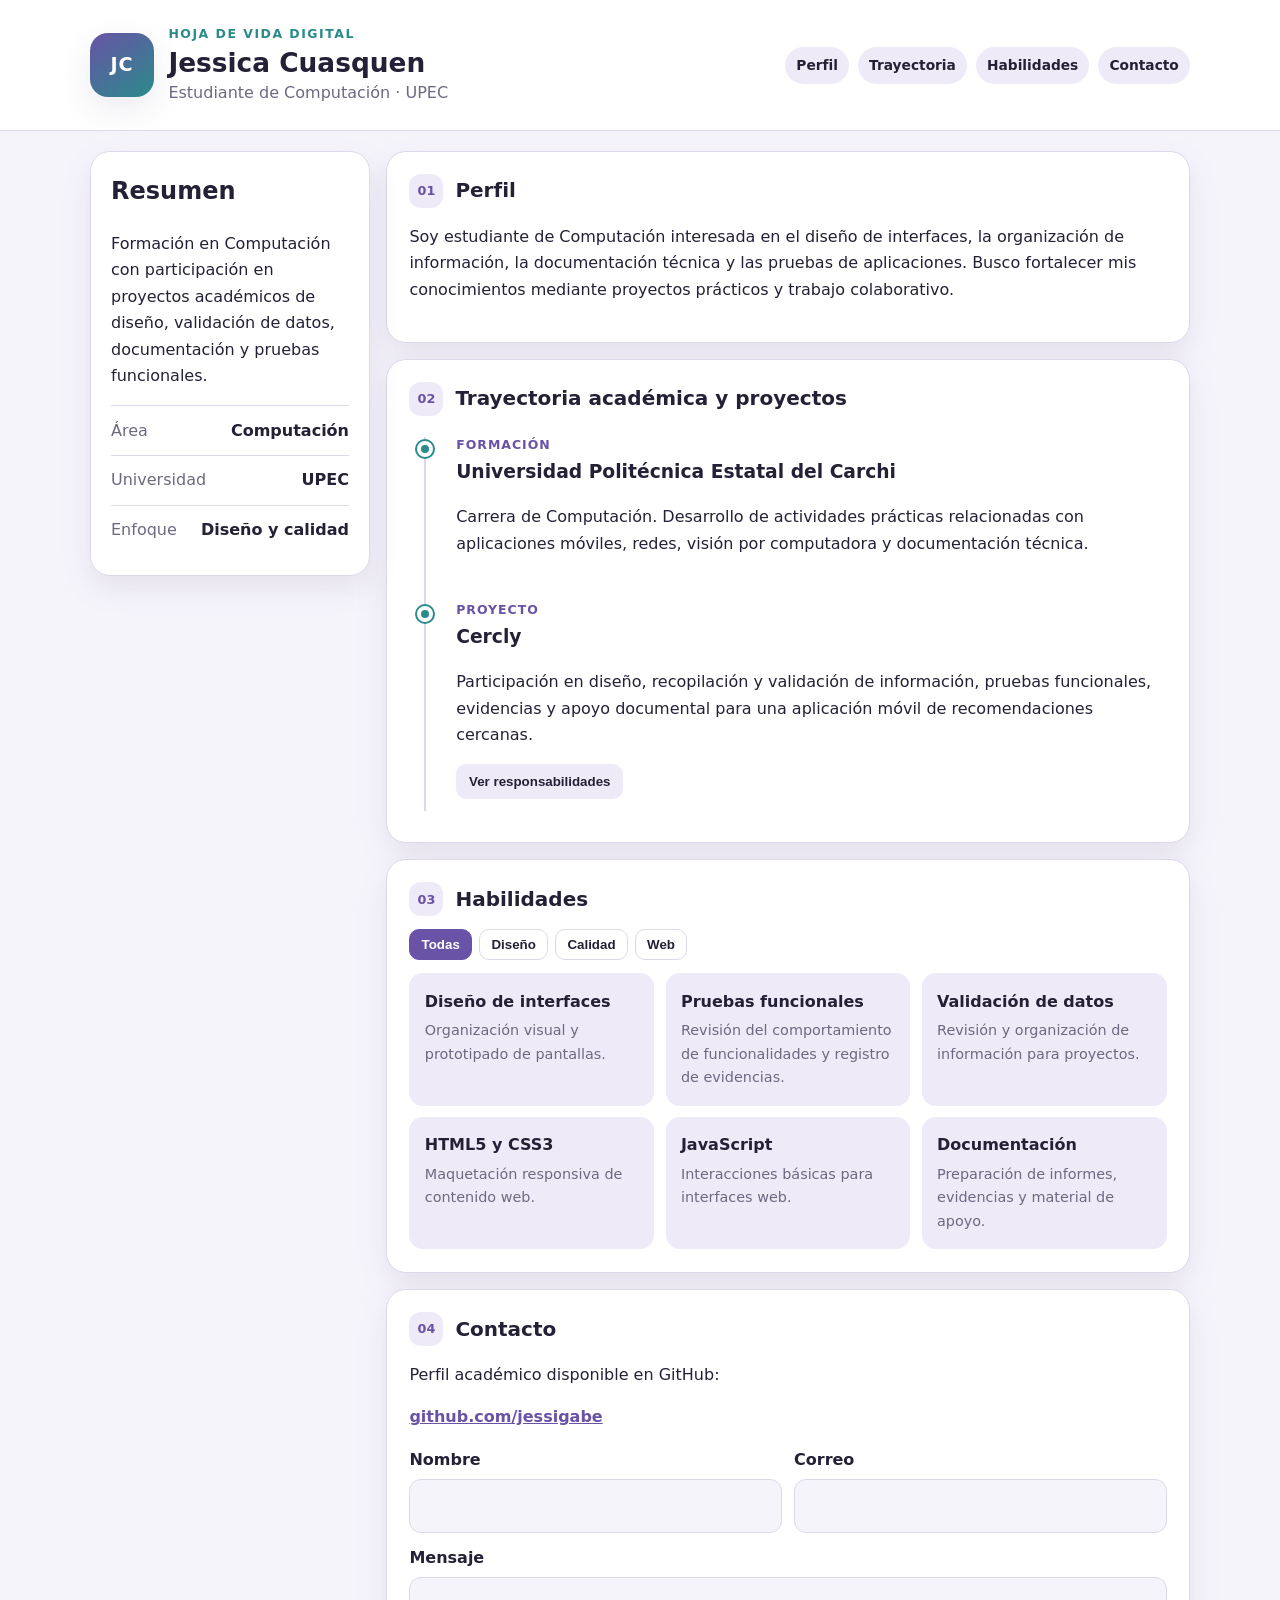
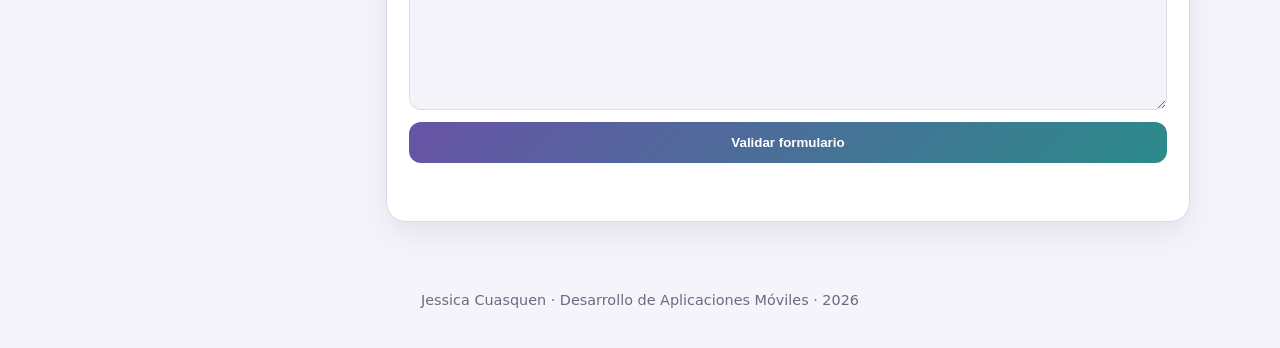
<file: web_cv/index.html>
<!DOCTYPE html>
<html lang="es">
<head>
  <meta charset="UTF-8">
  <meta name="viewport" content="width=device-width, initial-scale=1.0">
  <meta name="description" content="Hoja de vida académica de Jessica Cuasquen">
  <title>Jessica Cuasquen | Hoja de Vida</title>
  <link rel="stylesheet" href="styles.css">
</head>
<body>
  <header class="topbar">
    <div class="identity">
      <div class="monogram" aria-hidden="true">JC</div>
      <div>
        <p class="kicker">Hoja de vida digital</p>
        <h1>Jessica Cuasquen</h1>
        <p class="subtitle">Estudiante de Computación · UPEC</p>
      </div>
    </div>
    <nav class="quick-nav" aria-label="Navegación principal">
      <a href="#perfil">Perfil</a>
      <a href="#trayectoria">Trayectoria</a>
      <a href="#habilidades">Habilidades</a>
      <a href="#contacto">Contacto</a>
    </nav>
  </header>

  <main class="layout">
    <aside class="summary-card">
      <h2>Resumen</h2>
      <p>Formación en Computación con participación en proyectos académicos de diseño, validación de datos, documentación y pruebas funcionales.</p>
      <div class="mini-stat"><span>Área</span><strong>Computación</strong></div>
      <div class="mini-stat"><span>Universidad</span><strong>UPEC</strong></div>
      <div class="mini-stat"><span>Enfoque</span><strong>Diseño y calidad</strong></div>
    </aside>

    <div class="content">
      <section class="panel" id="perfil">
        <div class="section-title">
          <span>01</span>
          <h2>Perfil</h2>
        </div>
        <p>Soy estudiante de Computación interesada en el diseño de interfaces, la organización de información, la documentación técnica y las pruebas de aplicaciones. Busco fortalecer mis conocimientos mediante proyectos prácticos y trabajo colaborativo.</p>
      </section>

      <section class="panel" id="trayectoria">
        <div class="section-title">
          <span>02</span>
          <h2>Trayectoria académica y proyectos</h2>
        </div>

        <div class="timeline">
          <article class="timeline-item">
            <div class="dot"></div>
            <div>
              <p class="label">Formación</p>
              <h3>Universidad Politécnica Estatal del Carchi</h3>
              <p>Carrera de Computación. Desarrollo de actividades prácticas relacionadas con aplicaciones móviles, redes, visión por computadora y documentación técnica.</p>
            </div>
          </article>

          <article class="timeline-item">
            <div class="dot"></div>
            <div>
              <p class="label">Proyecto</p>
              <h3>Cercly</h3>
              <p>Participación en diseño, recopilación y validación de información, pruebas funcionales, evidencias y apoyo documental para una aplicación móvil de recomendaciones cercanas.</p>
              <button class="details-toggle" data-target="cercly-extra" aria-expanded="false">Ver responsabilidades</button>
              <div class="details" id="cercly-extra">
                <ul>
                  <li>Apoyo en diseño y organización de interfaces.</li>
                  <li>Validación de datos y contenido.</li>
                  <li>Pruebas funcionales y recopilación de evidencias.</li>
                  <li>Documentación del proyecto.</li>
                </ul>
              </div>
            </div>
          </article>
        </div>
      </section>

      <section class="panel" id="habilidades">
        <div class="section-title">
          <span>03</span>
          <h2>Habilidades</h2>
        </div>
        <div class="skill-filters" role="group" aria-label="Filtros de habilidades">
          <button class="filter active" data-filter="all">Todas</button>
          <button class="filter" data-filter="design">Diseño</button>
          <button class="filter" data-filter="quality">Calidad</button>
          <button class="filter" data-filter="web">Web</button>
        </div>
        <div class="skills">
          <article class="skill-card" data-category="design"><h3>Diseño de interfaces</h3><p>Organización visual y prototipado de pantallas.</p></article>
          <article class="skill-card" data-category="quality"><h3>Pruebas funcionales</h3><p>Revisión del comportamiento de funcionalidades y registro de evidencias.</p></article>
          <article class="skill-card" data-category="quality"><h3>Validación de datos</h3><p>Revisión y organización de información para proyectos.</p></article>
          <article class="skill-card" data-category="web"><h3>HTML5 y CSS3</h3><p>Maquetación responsiva de contenido web.</p></article>
          <article class="skill-card" data-category="web"><h3>JavaScript</h3><p>Interacciones básicas para interfaces web.</p></article>
          <article class="skill-card" data-category="design"><h3>Documentación</h3><p>Preparación de informes, evidencias y material de apoyo.</p></article>
        </div>
      </section>

      <section class="panel" id="contacto">
        <div class="section-title">
          <span>04</span>
          <h2>Contacto</h2>
        </div>
        <p>Perfil académico disponible en GitHub:</p>
        <p><a class="github-link" href="https://github.com/jessigabe">github.com/jessigabe</a></p>

        <form id="contactForm" novalidate>
          <div class="form-row">
            <label>Nombre
              <input type="text" id="name" required minlength="2">
            </label>
            <label>Correo
              <input type="email" id="email" required>
            </label>
          </div>
          <label>Mensaje
            <textarea id="message" rows="4" required minlength="10"></textarea>
          </label>
          <button class="send-btn" type="submit">Validar formulario</button>
          <p id="formMessage" class="form-message" role="status" aria-live="polite"></p>
        </form>
      </section>
    </div>
  </main>

  <footer>
    <p>Jessica Cuasquen · Desarrollo de Aplicaciones Móviles · 2026</p>
  </footer>

  <script src="app.js"></script>
</body>
</html>
</file>
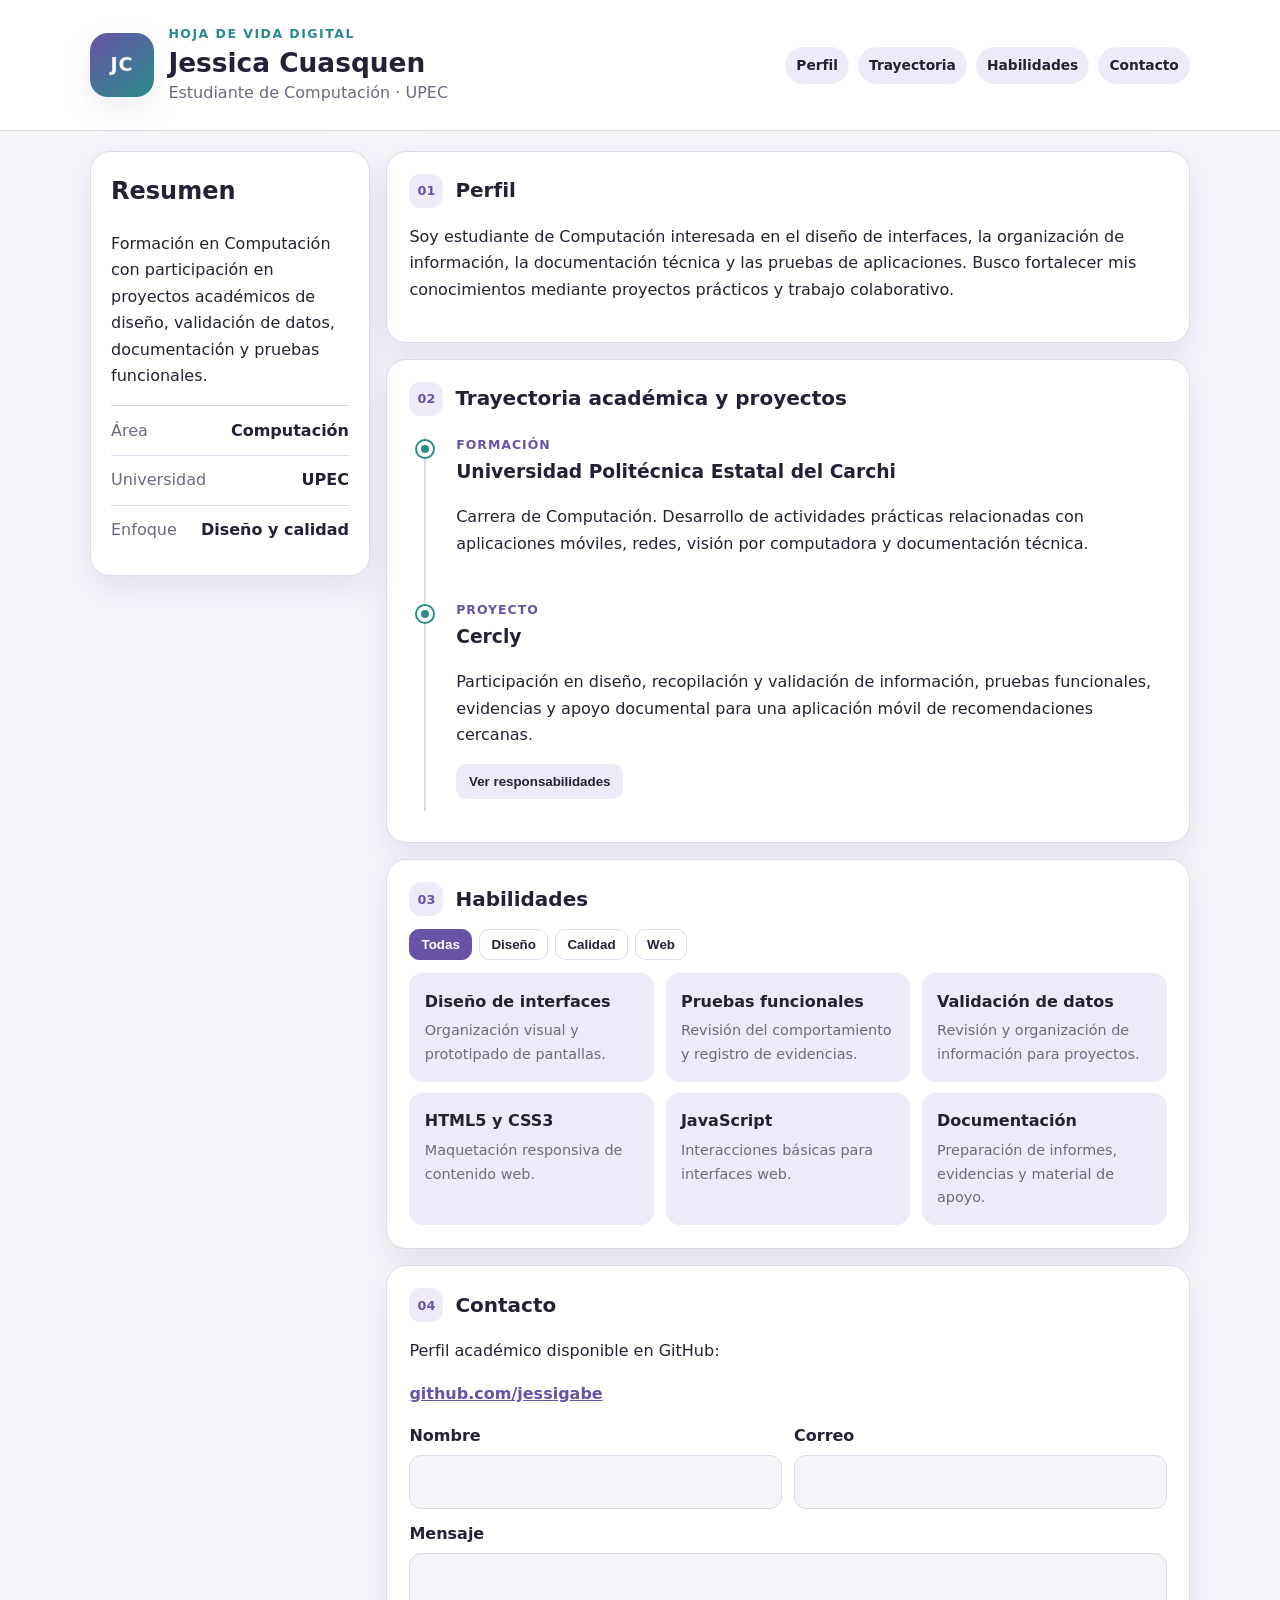
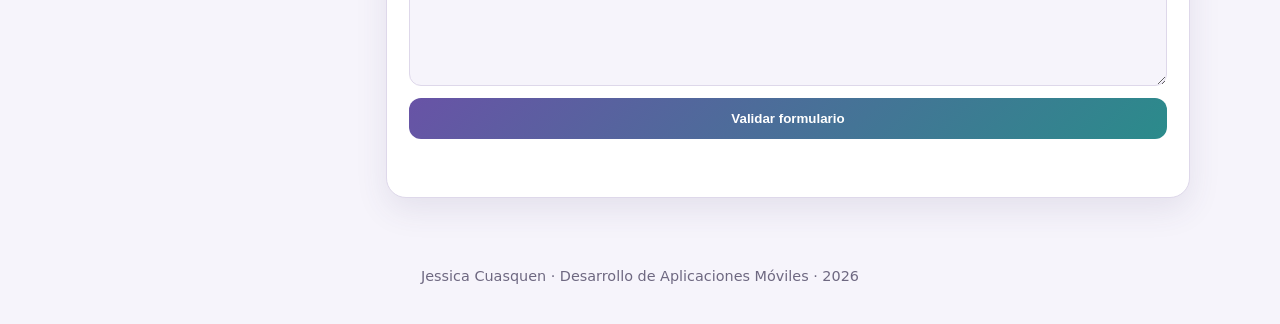
<file: cv_flutter_wrapper/assets/web/index.html>
<!DOCTYPE html>
<html lang="es">
<head>
  <meta charset="UTF-8">
  <meta name="viewport" content="width=device-width, initial-scale=1.0">
  <meta name="description" content="Hoja de vida académica de Jessica Cuasquen">
  <title>Jessica Cuasquen | Hoja de Vida</title>
  <link rel="stylesheet" href="styles.css">
</head>
<body>
  <header class="topbar">
    <div class="identity">
      <div class="monogram" aria-hidden="true">JC</div>
      <div>
        <p class="kicker">Hoja de vida digital</p>
        <h1>Jessica Cuasquen</h1>
        <p class="subtitle">Estudiante de Computación · UPEC</p>
      </div>
    </div>
    <nav class="quick-nav" aria-label="Navegación principal">
      <a href="#perfil">Perfil</a>
      <a href="#trayectoria">Trayectoria</a>
      <a href="#habilidades">Habilidades</a>
      <a href="#contacto">Contacto</a>
    </nav>
  </header>

  <main class="layout">
    <aside class="summary-card">
      <h2>Resumen</h2>
      <p>Formación en Computación con participación en proyectos académicos de diseño, validación de datos, documentación y pruebas funcionales.</p>
      <div class="mini-stat"><span>Área</span><strong>Computación</strong></div>
      <div class="mini-stat"><span>Universidad</span><strong>UPEC</strong></div>
      <div class="mini-stat"><span>Enfoque</span><strong>Diseño y calidad</strong></div>
    </aside>

    <div class="content">
      <section class="panel" id="perfil">
        <div class="section-title"><span>01</span><h2>Perfil</h2></div>
        <p>Soy estudiante de Computación interesada en el diseño de interfaces, la organización de información, la documentación técnica y las pruebas de aplicaciones. Busco fortalecer mis conocimientos mediante proyectos prácticos y trabajo colaborativo.</p>
      </section>

      <section class="panel" id="trayectoria">
        <div class="section-title"><span>02</span><h2>Trayectoria académica y proyectos</h2></div>
        <div class="timeline">
          <article class="timeline-item">
            <div class="dot"></div>
            <div>
              <p class="label">Formación</p>
              <h3>Universidad Politécnica Estatal del Carchi</h3>
              <p>Carrera de Computación. Desarrollo de actividades prácticas relacionadas con aplicaciones móviles, redes, visión por computadora y documentación técnica.</p>
            </div>
          </article>
          <article class="timeline-item">
            <div class="dot"></div>
            <div>
              <p class="label">Proyecto</p>
              <h3>Cercly</h3>
              <p>Participación en diseño, recopilación y validación de información, pruebas funcionales, evidencias y apoyo documental para una aplicación móvil de recomendaciones cercanas.</p>
              <button class="details-toggle" data-target="cercly-extra" aria-expanded="false">Ver responsabilidades</button>
              <div class="details" id="cercly-extra">
                <ul>
                  <li>Apoyo en diseño y organización de interfaces.</li>
                  <li>Validación de datos y contenido.</li>
                  <li>Pruebas funcionales y recopilación de evidencias.</li>
                  <li>Documentación del proyecto.</li>
                </ul>
              </div>
            </div>
          </article>
        </div>
      </section>

      <section class="panel" id="habilidades">
        <div class="section-title"><span>03</span><h2>Habilidades</h2></div>
        <div class="skill-filters">
          <button class="filter active" data-filter="all">Todas</button>
          <button class="filter" data-filter="design">Diseño</button>
          <button class="filter" data-filter="quality">Calidad</button>
          <button class="filter" data-filter="web">Web</button>
        </div>
        <div class="skills">
          <article class="skill-card" data-category="design"><h3>Diseño de interfaces</h3><p>Organización visual y prototipado de pantallas.</p></article>
          <article class="skill-card" data-category="quality"><h3>Pruebas funcionales</h3><p>Revisión del comportamiento y registro de evidencias.</p></article>
          <article class="skill-card" data-category="quality"><h3>Validación de datos</h3><p>Revisión y organización de información para proyectos.</p></article>
          <article class="skill-card" data-category="web"><h3>HTML5 y CSS3</h3><p>Maquetación responsiva de contenido web.</p></article>
          <article class="skill-card" data-category="web"><h3>JavaScript</h3><p>Interacciones básicas para interfaces web.</p></article>
          <article class="skill-card" data-category="design"><h3>Documentación</h3><p>Preparación de informes, evidencias y material de apoyo.</p></article>
        </div>
      </section>

      <section class="panel" id="contacto">
        <div class="section-title"><span>04</span><h2>Contacto</h2></div>
        <p>Perfil académico disponible en GitHub:</p>
        <p><a class="github-link" href="https://github.com/jessigabe">github.com/jessigabe</a></p>
        <form id="contactForm" novalidate>
          <div class="form-row">
            <label>Nombre<input type="text" id="name" required minlength="2"></label>
            <label>Correo<input type="email" id="email" required></label>
          </div>
          <label>Mensaje<textarea id="message" rows="4" required minlength="10"></textarea></label>
          <button class="send-btn" type="submit">Validar formulario</button>
          <p id="formMessage" class="form-message" role="status" aria-live="polite"></p>
        </form>
      </section>
    </div>
  </main>

  <footer><p>Jessica Cuasquen · Desarrollo de Aplicaciones Móviles · 2026</p></footer>
  <script src="app.js"></script>
</body>
</html>
</file>
<file: web_cv/styles.css>
:root{
  --bg:#f6f4fb;--surface:#ffffff;--surface-2:#efeaf8;--text:#242136;--muted:#6e6881;
  --primary:#6853a6;--primary-2:#4d3d80;--accent:#2b8b8b;--border:#ded8ea;
  --shadow:0 12px 32px rgba(70,55,110,.10);
}
:root.dark{
  --bg:#15131d;--surface:#211e2c;--surface-2:#2c263d;--text:#f6f3ff;--muted:#c4bdd3;
  --primary:#a996e6;--primary-2:#c0b2ee;--accent:#72caca;--border:#3a344a;
  --shadow:0 12px 32px rgba(0,0,0,.28);
}
*{box-sizing:border-box}html{scroll-behavior:smooth}
body{margin:0;background:var(--bg);color:var(--text);font-family:Inter,system-ui,-apple-system,"Segoe UI",sans-serif;line-height:1.65}
a{color:inherit}.topbar{padding:1.4rem 1rem 1rem;background:var(--surface);border-bottom:1px solid var(--border)}
.identity{display:flex;gap:.9rem;align-items:center}.monogram{width:64px;height:64px;border-radius:18px;background:linear-gradient(145deg,var(--primary),var(--accent));color:white;display:grid;place-items:center;font-size:1.2rem;font-weight:800;letter-spacing:.05em;box-shadow:var(--shadow)}
.kicker{margin:0;color:var(--accent);font-size:.78rem;text-transform:uppercase;letter-spacing:.12em;font-weight:800}
h1{font-size:1.65rem;line-height:1.1;margin:.2rem 0}.subtitle{margin:0;color:var(--muted)}
.quick-nav{display:flex;gap:.55rem;overflow-x:auto;padding-top:1rem;scrollbar-width:none}.quick-nav a{text-decoration:none;white-space:nowrap;padding:.45rem .7rem;border-radius:999px;background:var(--surface-2);font-size:.86rem;font-weight:700}
.layout{width:min(100% - 1.5rem,1100px);margin:1.2rem auto 2rem}.summary-card,.panel{background:var(--surface);border:1px solid var(--border);border-radius:20px;box-shadow:var(--shadow)}
.summary-card{padding:1.1rem;margin-bottom:1rem}.summary-card h2{margin-top:0}.mini-stat{padding:.7rem 0;border-top:1px solid var(--border);display:flex;justify-content:space-between;gap:1rem}.mini-stat span{color:var(--muted)}.mini-stat strong{text-align:right}
.content{display:grid;gap:1rem}.panel{padding:1.15rem}.section-title{display:flex;align-items:center;gap:.75rem;margin-bottom:.8rem}.section-title span{width:34px;height:34px;border-radius:12px;background:var(--surface-2);display:grid;place-items:center;color:var(--primary);font-size:.8rem;font-weight:800}.section-title h2{margin:0;font-size:1.25rem}
.timeline{position:relative;margin-left:.5rem}.timeline:before{content:"";position:absolute;left:7px;top:8px;bottom:8px;width:2px;background:var(--border)}.timeline-item{position:relative;display:grid;grid-template-columns:26px 1fr;gap:.8rem;padding:.4rem 0 1.3rem}.dot{width:16px;height:16px;border-radius:50%;background:var(--accent);border:4px solid var(--surface);box-shadow:0 0 0 2px var(--accent);z-index:1;margin-top:.35rem}.timeline-item h3{margin:.1rem 0 .35rem}.label{margin:0;color:var(--primary);font-size:.78rem;font-weight:800;text-transform:uppercase;letter-spacing:.08em}
.details-toggle{border:0;background:var(--surface-2);color:var(--text);padding:.6rem .8rem;border-radius:10px;font-weight:700;cursor:pointer}.details{display:none;margin-top:.7rem}.details.open{display:block}.details ul{margin:.3rem 0 0;padding-left:1.2rem}
.skill-filters{display:flex;flex-wrap:wrap;gap:.45rem;margin-bottom:.8rem}.filter{border:1px solid var(--border);background:var(--surface);color:var(--text);padding:.45rem .7rem;border-radius:10px;cursor:pointer;font-weight:700}.filter.active{background:var(--primary);color:white;border-color:var(--primary)}
.skills{display:grid;gap:.7rem}.skill-card{padding:.9rem;border-radius:14px;background:var(--surface-2);border:1px solid transparent}.skill-card h3{margin:0 0 .25rem;font-size:1rem}.skill-card p{margin:0;color:var(--muted);font-size:.9rem}.skill-card.hidden{display:none}
form{display:grid;gap:.75rem;margin-top:1rem}.form-row{display:grid;gap:.75rem}label{display:grid;gap:.35rem;font-weight:700}input,textarea{width:100%;border:1px solid var(--border);background:var(--bg);color:var(--text);border-radius:12px;padding:.8rem;font:inherit}input:focus,textarea:focus{outline:2px solid var(--accent);outline-offset:1px}.send-btn{border:0;background:linear-gradient(135deg,var(--primary),var(--accent));color:white;padding:.8rem 1rem;border-radius:12px;font-weight:800;cursor:pointer}.form-message{min-height:1.5rem;margin:0;color:var(--accent);font-weight:700}.github-link{color:var(--primary);font-weight:800}
footer{text-align:center;padding:1.3rem;color:var(--muted);font-size:.9rem}
@media(min-width:760px){
  .topbar{padding:1.5rem max(2rem,calc((100vw - 1100px)/2));display:flex;justify-content:space-between;align-items:center;gap:2rem}
  .quick-nav{padding-top:0}.layout{display:grid;grid-template-columns:280px 1fr;gap:1rem;align-items:start}
  .summary-card{position:sticky;top:1rem;margin:0;padding:1.25rem}.panel{padding:1.4rem}
  .skills{grid-template-columns:repeat(2,minmax(0,1fr))}.form-row{grid-template-columns:1fr 1fr}
}
@media(min-width:1050px){.skills{grid-template-columns:repeat(3,minmax(0,1fr))}}
</file>
<file: cv_flutter_wrapper/assets/web/styles.css>
:root{
  --bg:#f6f4fb;--surface:#ffffff;--surface-2:#efeaf8;--text:#242136;--muted:#6e6881;
  --primary:#6853a6;--primary-2:#4d3d80;--accent:#2b8b8b;--border:#ded8ea;
  --shadow:0 12px 32px rgba(70,55,110,.10);
}
:root.dark{
  --bg:#15131d;--surface:#211e2c;--surface-2:#2c263d;--text:#f6f3ff;--muted:#c4bdd3;
  --primary:#a996e6;--primary-2:#c0b2ee;--accent:#72caca;--border:#3a344a;
  --shadow:0 12px 32px rgba(0,0,0,.28);
}
*{box-sizing:border-box}html{scroll-behavior:smooth}
body{margin:0;background:var(--bg);color:var(--text);font-family:Inter,system-ui,-apple-system,"Segoe UI",sans-serif;line-height:1.65}
a{color:inherit}.topbar{padding:1.4rem 1rem 1rem;background:var(--surface);border-bottom:1px solid var(--border)}
.identity{display:flex;gap:.9rem;align-items:center}.monogram{width:64px;height:64px;border-radius:18px;background:linear-gradient(145deg,var(--primary),var(--accent));color:white;display:grid;place-items:center;font-size:1.2rem;font-weight:800;letter-spacing:.05em;box-shadow:var(--shadow)}
.kicker{margin:0;color:var(--accent);font-size:.78rem;text-transform:uppercase;letter-spacing:.12em;font-weight:800}
h1{font-size:1.65rem;line-height:1.1;margin:.2rem 0}.subtitle{margin:0;color:var(--muted)}
.quick-nav{display:flex;gap:.55rem;overflow-x:auto;padding-top:1rem;scrollbar-width:none}.quick-nav a{text-decoration:none;white-space:nowrap;padding:.45rem .7rem;border-radius:999px;background:var(--surface-2);font-size:.86rem;font-weight:700}
.layout{width:min(100% - 1.5rem,1100px);margin:1.2rem auto 2rem}.summary-card,.panel{background:var(--surface);border:1px solid var(--border);border-radius:20px;box-shadow:var(--shadow)}
.summary-card{padding:1.1rem;margin-bottom:1rem}.summary-card h2{margin-top:0}.mini-stat{padding:.7rem 0;border-top:1px solid var(--border);display:flex;justify-content:space-between;gap:1rem}.mini-stat span{color:var(--muted)}.mini-stat strong{text-align:right}
.content{display:grid;gap:1rem}.panel{padding:1.15rem}.section-title{display:flex;align-items:center;gap:.75rem;margin-bottom:.8rem}.section-title span{width:34px;height:34px;border-radius:12px;background:var(--surface-2);display:grid;place-items:center;color:var(--primary);font-size:.8rem;font-weight:800}.section-title h2{margin:0;font-size:1.25rem}
.timeline{position:relative;margin-left:.5rem}.timeline:before{content:"";position:absolute;left:7px;top:8px;bottom:8px;width:2px;background:var(--border)}.timeline-item{position:relative;display:grid;grid-template-columns:26px 1fr;gap:.8rem;padding:.4rem 0 1.3rem}.dot{width:16px;height:16px;border-radius:50%;background:var(--accent);border:4px solid var(--surface);box-shadow:0 0 0 2px var(--accent);z-index:1;margin-top:.35rem}.timeline-item h3{margin:.1rem 0 .35rem}.label{margin:0;color:var(--primary);font-size:.78rem;font-weight:800;text-transform:uppercase;letter-spacing:.08em}
.details-toggle{border:0;background:var(--surface-2);color:var(--text);padding:.6rem .8rem;border-radius:10px;font-weight:700;cursor:pointer}.details{display:none;margin-top:.7rem}.details.open{display:block}.details ul{margin:.3rem 0 0;padding-left:1.2rem}
.skill-filters{display:flex;flex-wrap:wrap;gap:.45rem;margin-bottom:.8rem}.filter{border:1px solid var(--border);background:var(--surface);color:var(--text);padding:.45rem .7rem;border-radius:10px;cursor:pointer;font-weight:700}.filter.active{background:var(--primary);color:white;border-color:var(--primary)}
.skills{display:grid;gap:.7rem}.skill-card{padding:.9rem;border-radius:14px;background:var(--surface-2);border:1px solid transparent}.skill-card h3{margin:0 0 .25rem;font-size:1rem}.skill-card p{margin:0;color:var(--muted);font-size:.9rem}.skill-card.hidden{display:none}
form{display:grid;gap:.75rem;margin-top:1rem}.form-row{display:grid;gap:.75rem}label{display:grid;gap:.35rem;font-weight:700}input,textarea{width:100%;border:1px solid var(--border);background:var(--bg);color:var(--text);border-radius:12px;padding:.8rem;font:inherit}input:focus,textarea:focus{outline:2px solid var(--accent);outline-offset:1px}.send-btn{border:0;background:linear-gradient(135deg,var(--primary),var(--accent));color:white;padding:.8rem 1rem;border-radius:12px;font-weight:800;cursor:pointer}.form-message{min-height:1.5rem;margin:0;color:var(--accent);font-weight:700}.github-link{color:var(--primary);font-weight:800}
footer{text-align:center;padding:1.3rem;color:var(--muted);font-size:.9rem}
@media(min-width:760px){
  .topbar{padding:1.5rem max(2rem,calc((100vw - 1100px)/2));display:flex;justify-content:space-between;align-items:center;gap:2rem}
  .quick-nav{padding-top:0}.layout{display:grid;grid-template-columns:280px 1fr;gap:1rem;align-items:start}
  .summary-card{position:sticky;top:1rem;margin:0;padding:1.25rem}.panel{padding:1.4rem}
  .skills{grid-template-columns:repeat(2,minmax(0,1fr))}.form-row{grid-template-columns:1fr 1fr}
}
@media(min-width:1050px){.skills{grid-template-columns:repeat(3,minmax(0,1fr))}}
</file>
